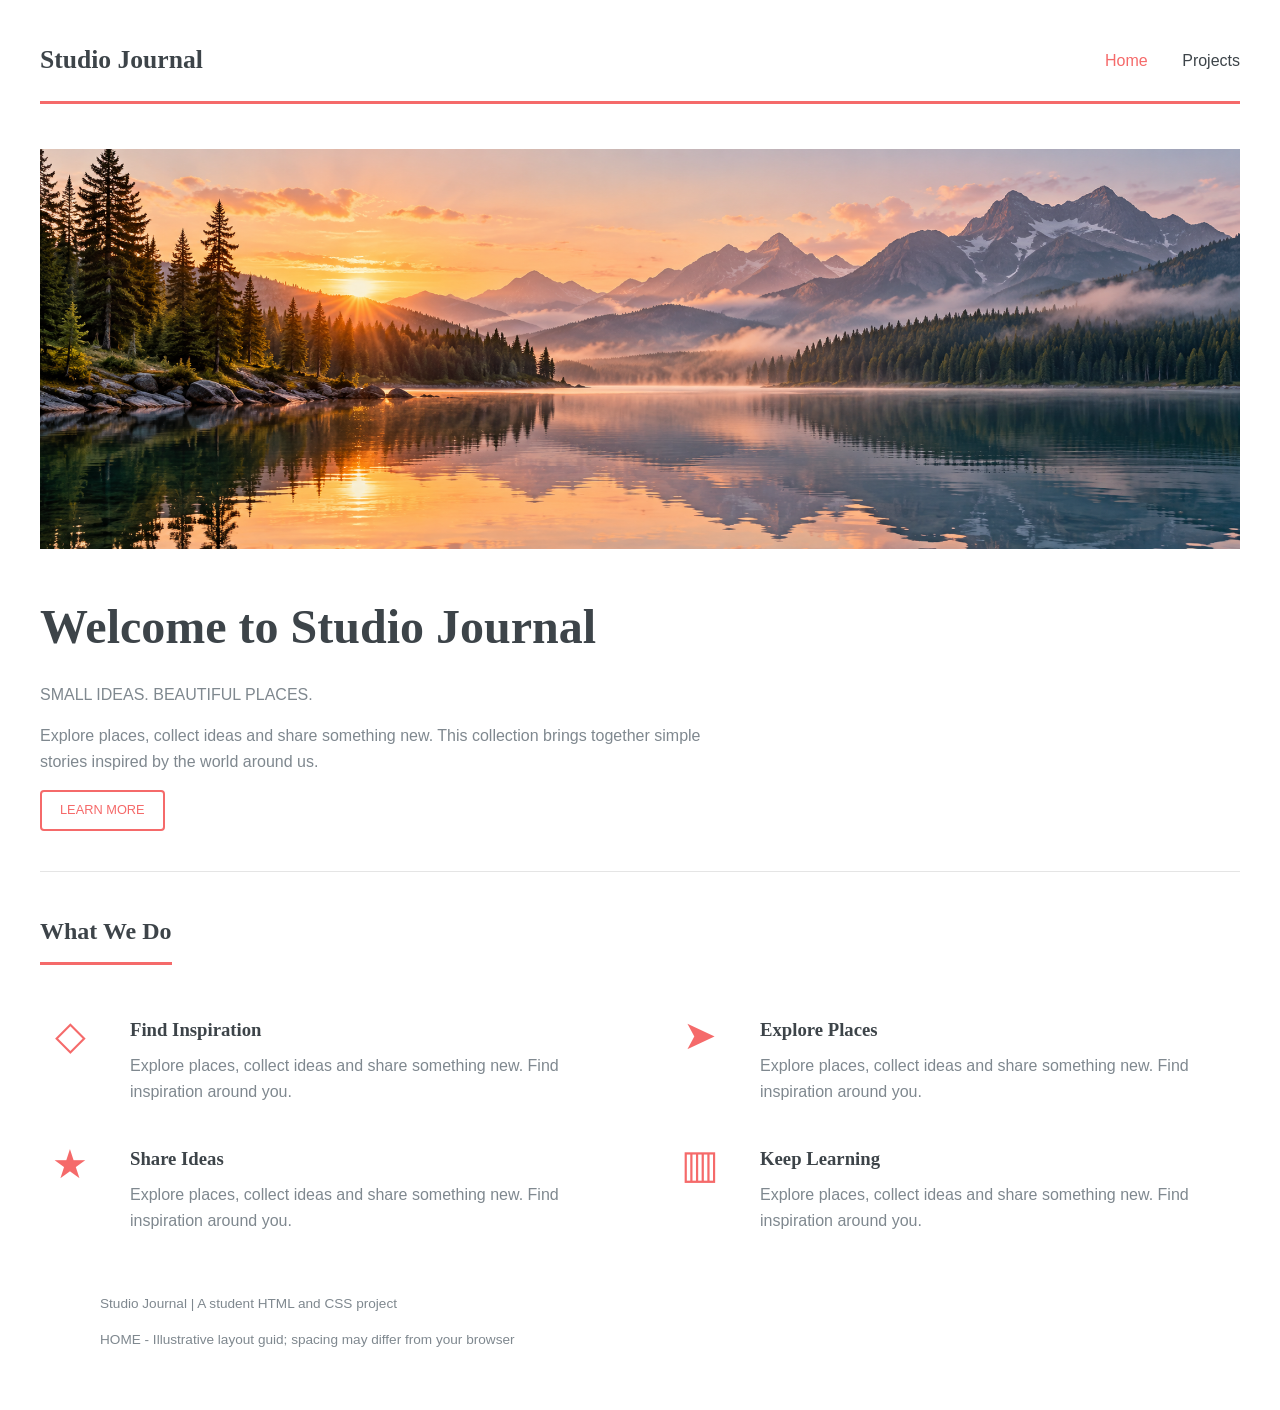
<file: Lab Practical 2/index.html>
<!DOCTYPE html>
<html lang="en">
    <head>
        <meta charset="UTF-8">
        <meta name="viewport" content="width=device-width, initial-scale=1.0">
        <title>Studio Journal | Home</title>
        <link rel="stylesheet" href="styles.css">
    </head>
    <body>
        <header>
            <a class="logo" href="index.html"><strong>Studio Journal</strong></a>
            <nav>
                <a href="index.html" class="active" aria-current="page">Home</a>
                <a href="projects.html">Projects</a>
            </nav>
        </header>

        <main>
            <section class="intro">
                <img class="banner" src="images/pic10.png" alt="Mountain lake at sunrise">
                <h1>Welcome to Studio Journal</h1>
                <p class="subtitle">Small ideas. Beautiful places.</p>
                <p>Explore places, collect ideas and share something new. This collection brings together simple stories inspired by the world around us.</p>
                <a class="button" href="#features">Learn More</a>
            </section>

            <section id="features">
                <h2>What We Do</h2>
                <div class="features">
                    <article class="feature">
                        <span class="icon" aria-hidden="true">◇</span>
                        <div>
                            <h3>Find Inspiration</h3>
                            <p>Explore places, collect ideas and share something new. Find inspiration around you.</p>
                        </div>
                    </article>
                    <article class="feature">
                        <span class="icon" aria-hidden="true">➤</span>
                        <div>
                            <h3>Explore Places</h3>
                            <p>Explore places, collect ideas and share something new. Find inspiration around you.</p>
                        </div>
                    </article>
                    <article class="feature">
                        <span class="icon" aria-hidden="true">★</span>
                        <div>
                            <h3>Share Ideas</h3>
                            <p>Explore places, collect ideas and share something new. Find inspiration around you.</p>
                        </div>
                    </article>
                    <article class="feature">
                        <span class="icon" aria-hidden="true">▥</span>
                        <div>
                            <h3>Keep Learning</h3>
                            <p>Explore places, collect ideas and share something new. Find inspiration around you.</p>
                        </div>
                    </article>
                </div>
            </section>
        </main>
        <footer>
            <p>Studio Journal | A student HTML and CSS project</p>
            <p>HOME - Illustrative layout guid; spacing may differ from your browser</p>
        </footer>
    </body>
</html>
</file>
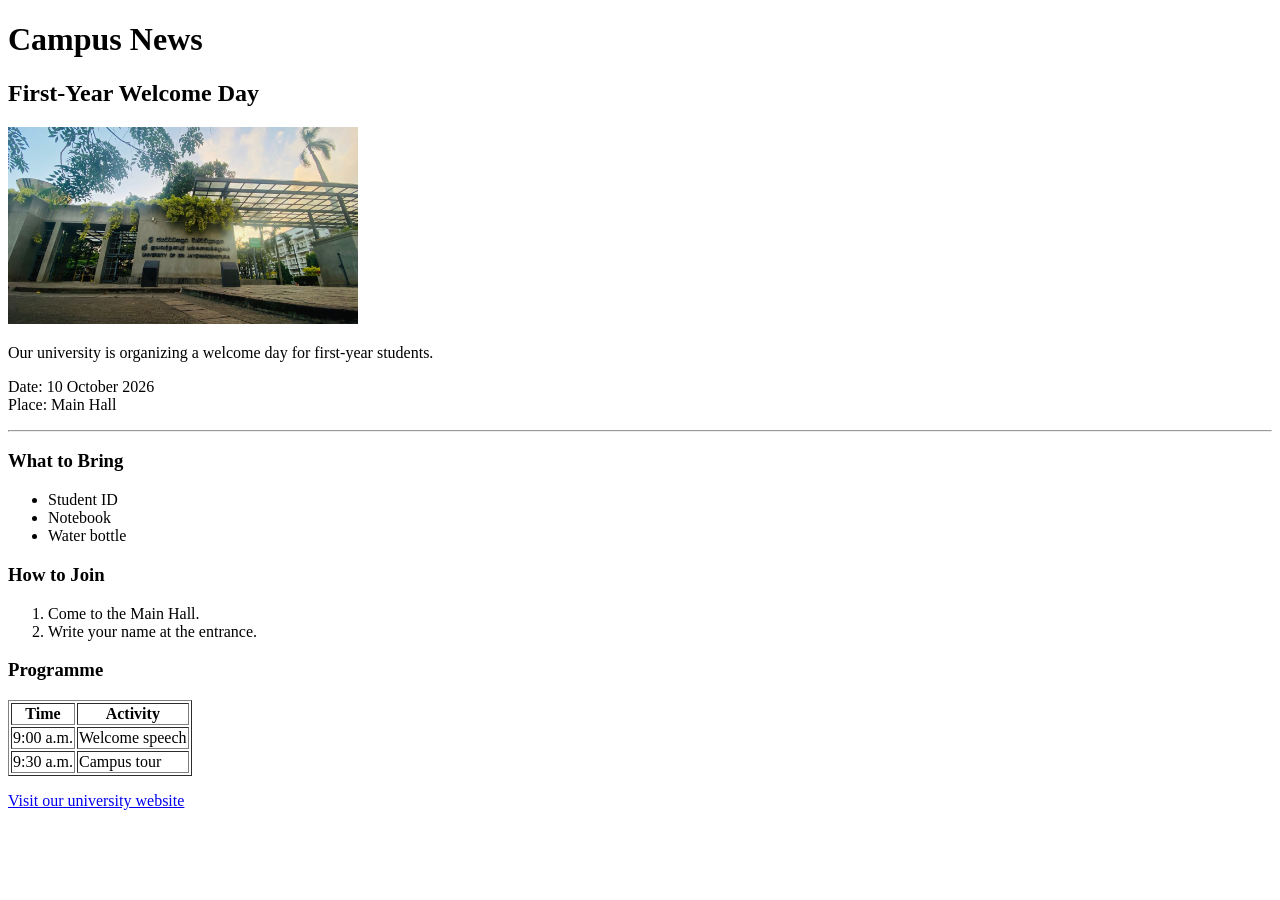
<file: Lab Practical 1/news.html>
<!DOCTYPE html>
<html lang="en">
<head>
    <meta charset="UTF-8">
    <meta name="viewport" content="width=device-width, initial-scale=1.0">
    <title>Campus News</title>
</head>
<body>
    <h1>Campus News</h1>
    <h2>First-Year Welcome Day</h2>
    <img src="university.jpg" alt="University campus" width="350">
    <p>Our university is organizing a welcome day for first-year students.</p>
    
    <p>Date: 10 October 2026<br>Place: Main Hall</p>
    <hr>

    <h3>What to Bring</h3>
    <ul>
        <li>Student ID</li>
        <li>Notebook</li>
        <li>Water bottle</li>
    </ul>

    <h3>How to Join</h3>
    <ol>
        <li>Come to the Main Hall.</li>
        <li>Write your name at the entrance.</li>
    </ol>
    
    <h3>Programme</h3>
    <table border="1">
        <tr>
            <th>Time</th>
            <th>Activity</th>
        </tr>
        <tr>
            <td>9:00 a.m.</td>
            <td>Welcome speech</td>
        </tr>
        <tr>
            <td>9:30 a.m.</td>
            <td>Campus tour</td>
        </tr>
    </table>
    
    <p></p>
    <a href="https://www.sjp.ac.lk/">Visit our university website</a>

</body>
</html>
</file>
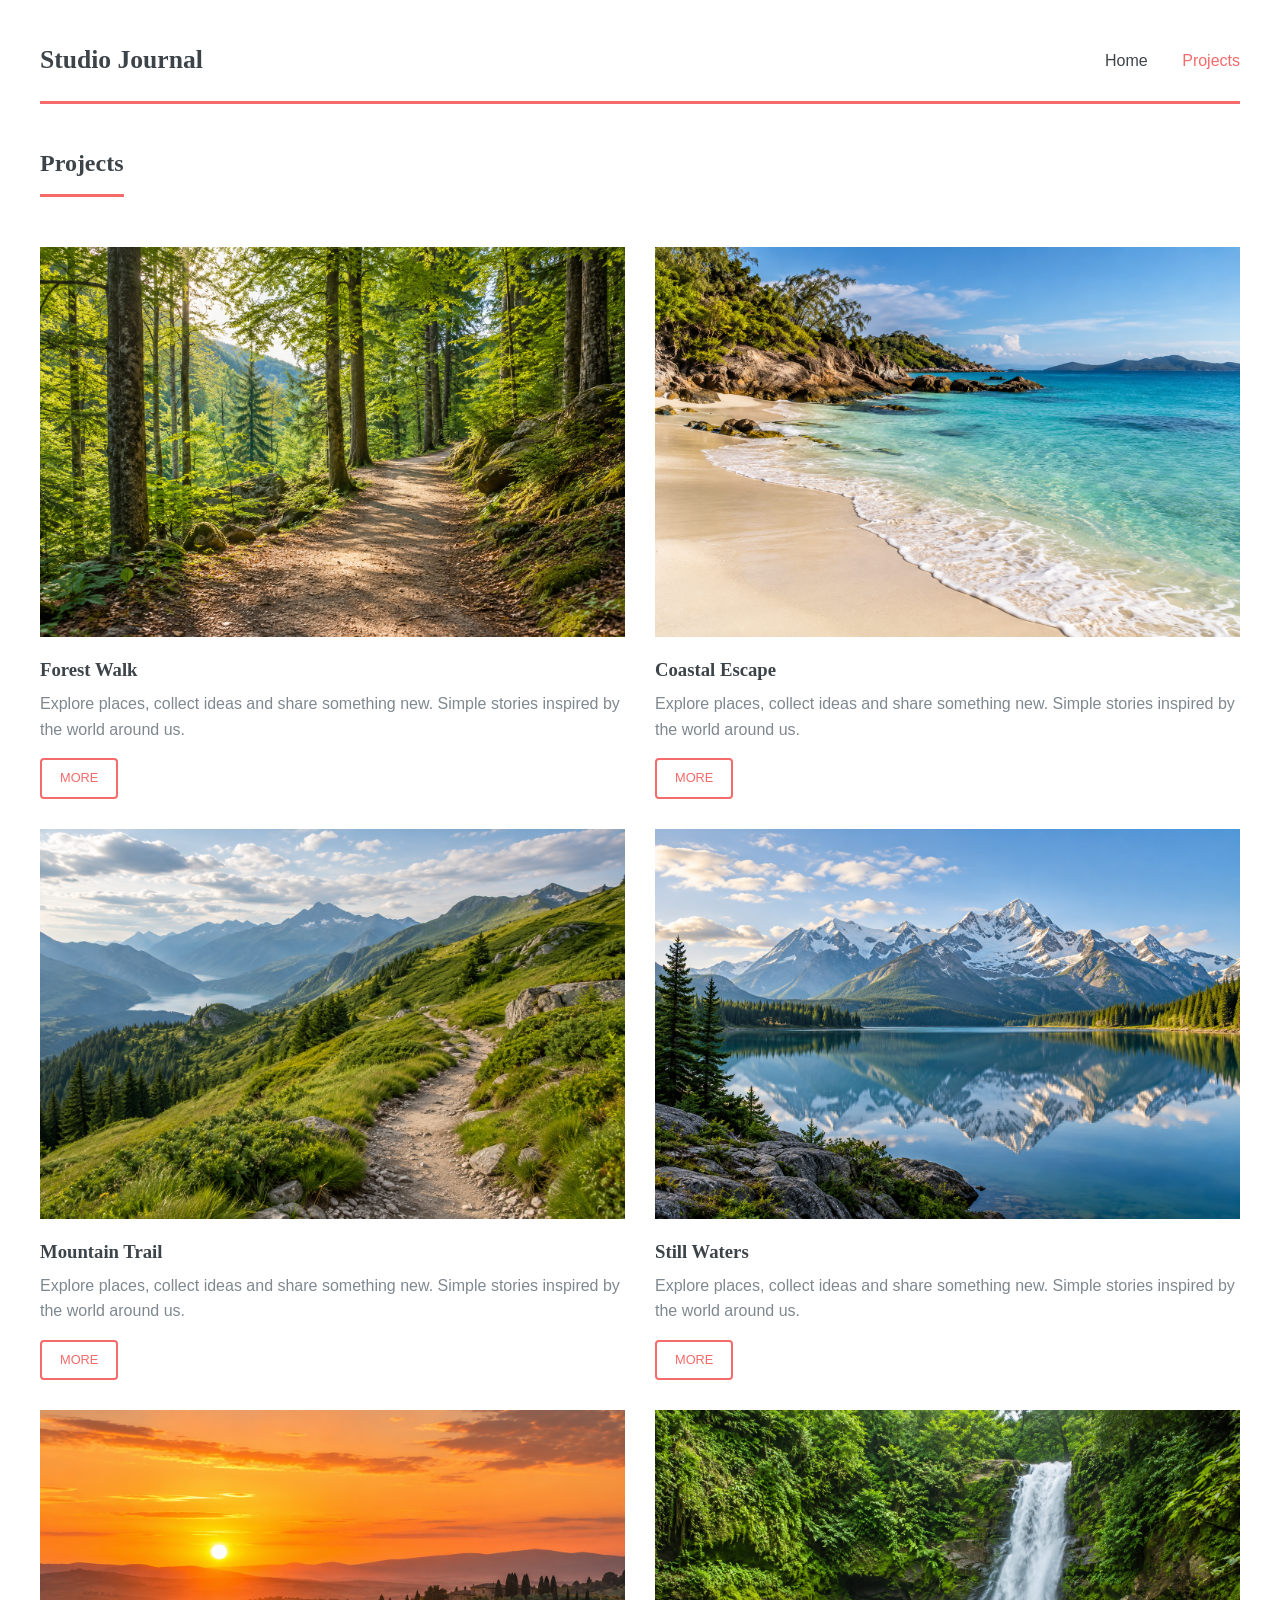
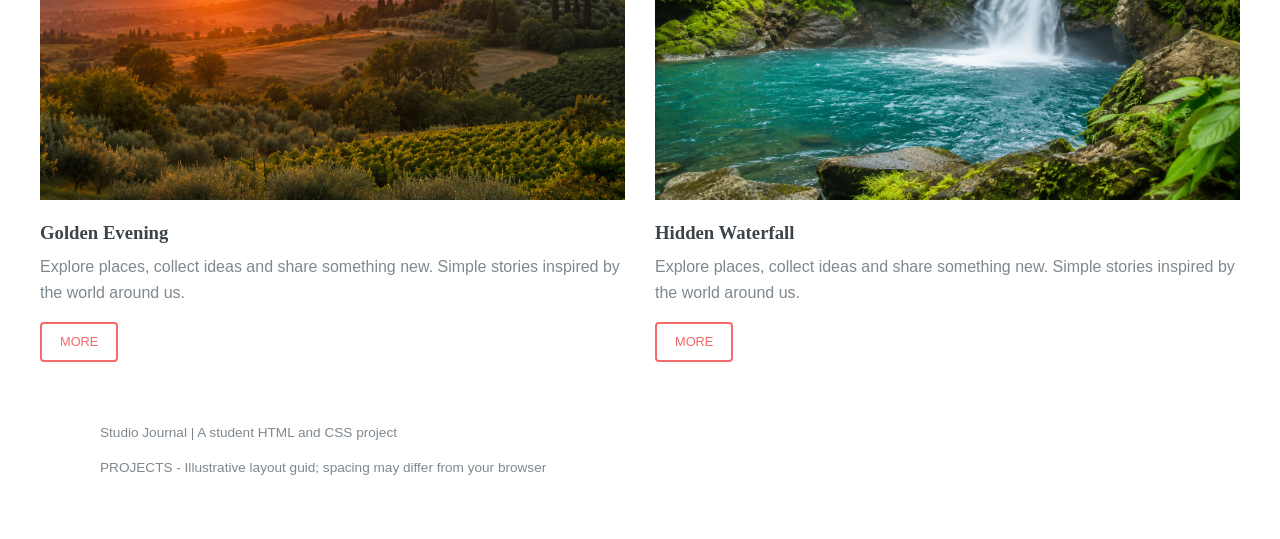
<file: Lab Practical 2/projects.html>
<!DOCTYPE html>
<html lang="en">
    <head>
        <meta charset="UTF-8">
        <meta name="viewport" content="width=device-width, initial-scale=1.0">
        <title>Studio Journal | Projects</title>
        <link rel="stylesheet" href="styles.css">
    </head>
    <body>
        <header>
            <a class="logo" href="index.html"><strong>Studio Journal</strong></a>
            <nav>
                <a href="index.html">Home</a>
                <a href="projects.html" class="active" aria-current="page">Projects</a>
            </nav>
        </header>

        <main>
            <section>
                <h1 class="section-title">Projects</h1>
                <div class="projects">
                    <article>
                        <img src="images/pic01.png" alt="Sunlit path through a green forest">
                        <h3>Forest Walk</h3>
                        <p>Explore places, collect ideas and share something new. Simple stories inspired by the world around us.</p>
                        <a class="button" href="images/pic01.png">More</a>
                    </article>
                    <article>
                        <img src="images/pic02.png" alt="Sandy coastline beside turquoise water">
                        <h3>Coastal Escape</h3>
                        <p>Explore places, collect ideas and share something new. Simple stories inspired by the world around us.</p>
                        <a class="button" href="images/pic02.png">More</a>
                    </article>
                    <article>
                        <img src="images/pic03.png" alt="Trail through green mountain hills">
                        <h3>Mountain Trail</h3>
                        <p>Explore places, collect ideas and share something new. Simple stories inspired by the world around us.</p>
                        <a class="button" href="images/pic03.png">More</a>
                    </article>
                    <article>
                        <img src="images/pic04.png" alt="Lake reflecting distant mountains">
                        <h3>Still Waters</h3>
                        <p>Explore places, collect ideas and share something new. Simple stories inspired by the world around us.</p>
                        <a class="button" href="images/pic04.png">More</a>
                    </article>
                    <article>
                        <img src="images/pic05.png" alt="Sunset over rolling countryside">
                        <h3>Golden Evening</h3>
                        <p>Explore places, collect ideas and share something new. Simple stories inspired by the world around us.</p>
                        <a class="button" href="images/pic05.png">More</a>
                    </article>
                    <article>
                        <img src="images/pic06.png" alt="Waterfall surrounded by green plants">
                        <h3>Hidden Waterfall</h3>
                        <p>Explore places, collect ideas and share something new. Simple stories inspired by the world around us.</p>
                        <a class="button" href="images/pic06.png">More</a>
                    </article>
                </div>
            </section>
        </main>
        <footer>
            <p>Studio Journal | A student HTML and CSS project</p>
            <p>PROJECTS - Illustrative layout guid; spacing may differ from your browser</p>
        </footer>
    </body>
</html>
</file>
<file: Lab Practical 2/styles.css>
body {
    margin: 40px;
    font-family: Arial, sans-serif;
    color: #7f888f;
    background-color: white;
    line-height: 1.6;
}

h1, h2, h3 {
    font-family: Georgia, serif;
    color: #3d4449;
}

img {
    width: 100%;
    display: block;
}
header {
    display: flex;
    justify-content: space-between;
    align-items: center;
    border-bottom: 3px solid #f56a6a;
    padding-bottom: 20px;
}

.logo {
    font-family: Georgia, serif;
    font-size: 1.6em;
    color: #3d4449;
    text-decoration: none;
}

nav a {
    margin-left: 30px;
    color: #3d4449;
    text-decoration: none;
}

nav a.active {
    color: #f56a6a;
}
.banner {
    margin-top: 45px;
}

.intro h1 {
    font-size: 3em;
    margin-bottom: 10px;
}

.subtitle {
    text-transform: uppercase;
}

.intro p {
    max-width: 700px;
}

.intro {
    padding-bottom: 40px;
    border-bottom: 1px solid #e5e5e5;
}

.button {
    display: inline-block;
    padding: 8px 18px;
    border: 2px solid #f56a6a;
    border-radius: 4px;
    color: #f56a6a;
    text-decoration: none;
    text-transform: uppercase;
    font-size: 0.8em;
}
h2, .section-title {
    display: inline-block;
    margin-top: 40px;
    padding-bottom: 12px;
    border-bottom: 3px solid #f56a6a;
}

.features {
    display: grid;
    grid-template-columns: 1fr 1fr;
    gap: 40px 60px;
    margin-top: 30px;
}

.feature {
    display: flex;
    align-items: flex-start;
    gap: 30px;
}

.icon {
    flex-shrink: 0;
    width: 60px;
    text-align: center;
    font-size: 2.5em;
    line-height: 1;
    color: #f56a6a;
}

.feature h3 {
    margin-top: 0;
    margin-bottom: 8px;
}

.feature p {
    margin: 0;
}
.projects {
    display: grid;
    grid-template-columns: 1fr 1fr;
    gap: 30px;
    margin-top: 30px;
}

.projects h3 {
    margin: 18px 0 6px;
}

.projects p {
    margin: 0 0 16px;
}

@media (max-width: 650px) {
    .features,
    .projects {
        grid-template-columns: 1fr;
    }
}
footer {
    margin: 60px;
    font-size: 0.85em;
}
</file>
